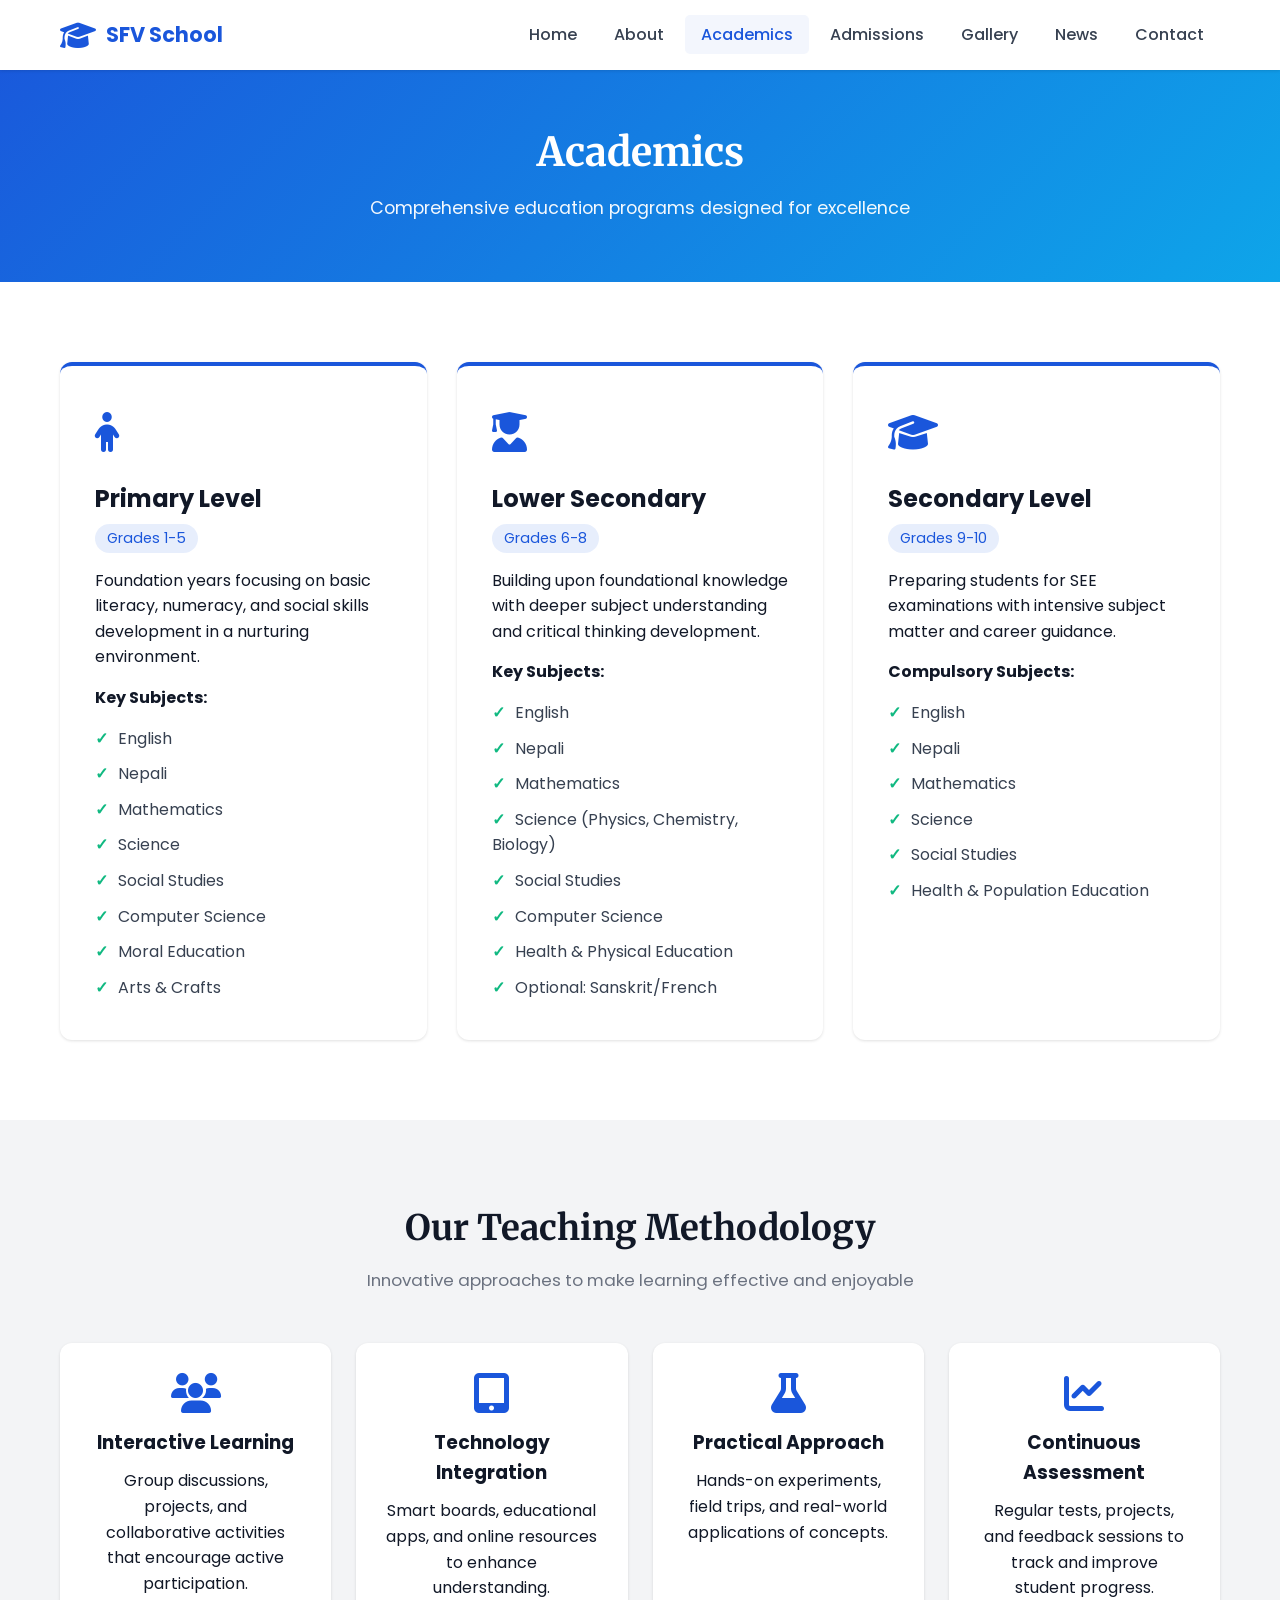
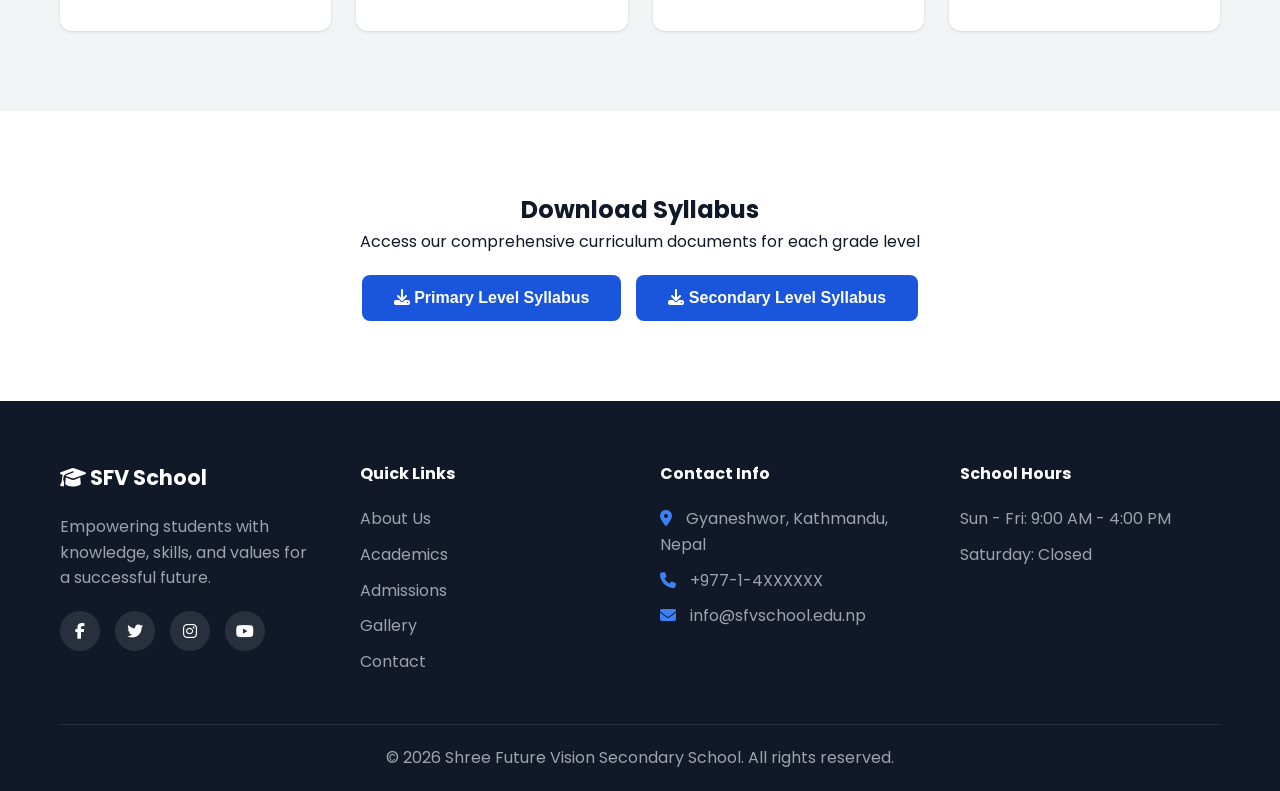
<file: academics.html>
<!DOCTYPE html>
<html lang="en">
<head>
    <meta charset="UTF-8">
    <meta name="viewport" content="width=device-width, initial-scale=1.0">
    <meta name="description" content="Explore academic programs at Shree Future Vision Secondary School - Primary and Secondary education with comprehensive curriculum.">
    <title>Academics | Shree Future Vision Secondary School</title>
    <link rel="icon" type="image/svg+xml" href="data:image/svg+xml,<svg xmlns='http://www.w3.org/2000/svg' viewBox='0 0 100 100'><text y='.9em' font-size='90'>🎓</text></svg>">
    <link href="https://fonts.googleapis.com/css2?family=Poppins:wght@300;400;500;600;700&family=Merriweather:wght@400;700&display=swap" rel="stylesheet">
    <link rel="stylesheet" href="https://cdnjs.cloudflare.com/ajax/libs/font-awesome/6.5.1/css/all.min.css">
    <link rel="stylesheet" href="css/style.css">
</head>
<body>
    <div class="loader-wrapper">
        <div class="loader">
            <div class="book">
                <div class="book__page"></div>
                <div class="book__page"></div>
                <div class="book__page"></div>
            </div>
            <p>Loading...</p>
        </div>
    </div>

    <button id="scrollTopBtn" class="scroll-top-btn" aria-label="Scroll to top">
        <i class="fas fa-arrow-up"></i>
    </button>

    <nav class="navbar" id="navbar">
        <div class="nav-container">
            <div class="nav-logo">
                <a href="index.html">
                    <i class="fas fa-graduation-cap"></i>
                    <span>SFV School</span>
                </a>
            </div>
            <ul class="nav-menu" id="navMenu">
                <li class="nav-item"><a href="index.html" class="nav-link">Home</a></li>
                <li class="nav-item"><a href="about.html" class="nav-link">About</a></li>
                <li class="nav-item"><a href="academics.html" class="nav-link active">Academics</a></li>
                <li class="nav-item"><a href="admissions.html" class="nav-link">Admissions</a></li>
                <li class="nav-item"><a href="gallery.html" class="nav-link">Gallery</a></li>
                <li class="nav-item"><a href="news.html" class="nav-link">News</a></li>
                <li class="nav-item"><a href="contact.html" class="nav-link">Contact</a></li>
            </ul>
            <div class="nav-toggle" id="navToggle">
                <span class="bar"></span>
                <span class="bar"></span>
                <span class="bar"></span>
            </div>
        </div>
    </nav>

    <section class="page-header">
        <div class="container">
            <h1>Academics</h1>
            <p>Comprehensive education programs designed for excellence</p>
        </div>
    </section>

    <!-- Programs -->
    <section class="programs section-padding">
        <div class="container">
            <div class="programs-grid">
                <!-- Primary Program -->
                <div class="program-card animate-on-scroll">
                    <div class="program-icon">
                        <i class="fas fa-child"></i>
                    </div>
                    <h2>Primary Level</h2>
                    <span class="grade-range">Grades 1-5</span>
                    <p>Foundation years focusing on basic literacy, numeracy, and social skills development in a nurturing environment.</p>
                    <h4>Key Subjects:</h4>
                    <ul class="subject-list">
                        <li>English</li>
                        <li>Nepali</li>
                        <li>Mathematics</li>
                        <li>Science</li>
                        <li>Social Studies</li>
                        <li>Computer Science</li>
                        <li>Moral Education</li>
                        <li>Arts & Crafts</li>
                    </ul>
                </div>

                <!-- Lower Secondary -->
                <div class="program-card animate-on-scroll">
                    <div class="program-icon">
                        <i class="fas fa-user-graduate"></i>
                    </div>
                    <h2>Lower Secondary</h2>
                    <span class="grade-range">Grades 6-8</span>
                    <p>Building upon foundational knowledge with deeper subject understanding and critical thinking development.</p>
                    <h4>Key Subjects:</h4>
                    <ul class="subject-list">
                        <li>English</li>
                        <li>Nepali</li>
                        <li>Mathematics</li>
                        <li>Science (Physics, Chemistry, Biology)</li>
                        <li>Social Studies</li>
                        <li>Computer Science</li>
                        <li>Health & Physical Education</li>
                        <li>Optional: Sanskrit/French</li>
                    </ul>
                </div>

                <!-- Secondary -->
                <div class="program-card animate-on-scroll">
                    <div class="program-icon">
                        <i class="fas fa-graduation-cap"></i>
                    </div>
                    <h2>Secondary Level</h2>
                    <span class="grade-range">Grades 9-10</span>
                    <p>Preparing students for SEE examinations with intensive subject matter and career guidance.</p>
                    <h4>Compulsory Subjects:</h4>
                    <ul class="subject-list">
                        <li>English</li>
                        <li>Nepali</li>
                        <li>Mathematics</li>
                        <li>Science</li>
                        <li>Social Studies</li>
                        <li>Health & Population Education</li>
                    </ul>
                </div>
            </div>
        </div>
    </section>

    <!-- Teaching Methodology -->
    <section class="methodology section-padding bg-light">
        <div class="container">
            <h2 class="section-title">Our Teaching Methodology</h2>
            <p class="section-subtitle">Innovative approaches to make learning effective and enjoyable</p>
            <div class="methodology-grid">
                <div class="method-card animate-on-scroll">
                    <i class="fas fa-users"></i>
                    <h3>Interactive Learning</h3>
                    <p>Group discussions, projects, and collaborative activities that encourage active participation.</p>
                </div>
                <div class="method-card animate-on-scroll">
                    <i class="fas fa-tablet-alt"></i>
                    <h3>Technology Integration</h3>
                    <p>Smart boards, educational apps, and online resources to enhance understanding.</p>
                </div>
                <div class="method-card animate-on-scroll">
                    <i class="fas fa-flask"></i>
                    <h3>Practical Approach</h3>
                    <p>Hands-on experiments, field trips, and real-world applications of concepts.</p>
                </div>
                <div class="method-card animate-on-scroll">
                    <i class="fas fa-chart-line"></i>
                    <h3>Continuous Assessment</h3>
                    <p>Regular tests, projects, and feedback sessions to track and improve student progress.</p>
                </div>
            </div>
        </div>
    </section>

    <!-- Download Syllabus -->
    <section class="syllabus section-padding">
        <div class="container text-center">
            <h2>Download Syllabus</h2>
            <p>Access our comprehensive curriculum documents for each grade level</p>
            <div class="syllabus-buttons">
                <button class="btn btn-primary" onclick="downloadSyllabus('primary')">
                    <i class="fas fa-download"></i> Primary Level Syllabus
                </button>
                <button class="btn btn-primary" onclick="downloadSyllabus('secondary')">
                    <i class="fas fa-download"></i> Secondary Level Syllabus
                </button>
            </div>
        </div>
    </section>

    <footer class="footer">
        <div class="container">
            <div class="footer-grid">
                <div class="footer-col">
                    <h3><i class="fas fa-graduation-cap"></i> SFV School</h3>
                    <p>Empowering students with knowledge, skills, and values for a successful future.</p>
                    <div class="social-links">
                        <a href="#" aria-label="Facebook"><i class="fab fa-facebook-f"></i></a>
                        <a href="#" aria-label="Twitter"><i class="fab fa-twitter"></i></a>
                        <a href="#" aria-label="Instagram"><i class="fab fa-instagram"></i></a>
                        <a href="#" aria-label="YouTube"><i class="fab fa-youtube"></i></a>
                    </div>
                </div>
                <div class="footer-col">
                    <h4>Quick Links</h4>
                    <ul>
                        <li><a href="about.html">About Us</a></li>
                        <li><a href="academics.html">Academics</a></li>
                        <li><a href="admissions.html">Admissions</a></li>
                        <li><a href="gallery.html">Gallery</a></li>
                        <li><a href="contact.html">Contact</a></li>
                    </ul>
                </div>
                <div class="footer-col">
                    <h4>Contact Info</h4>
                    <ul class="contact-info">
                        <li><i class="fas fa-map-marker-alt"></i> Gyaneshwor, Kathmandu, Nepal</li>
                        <li><i class="fas fa-phone"></i> +977-1-4XXXXXX</li>
                        <li><i class="fas fa-envelope"></i> info@sfvschool.edu.np</li>
                    </ul>
                </div>
                <div class="footer-col">
                    <h4>School Hours</h4>
                    <ul class="hours">
                        <li>Sun - Fri: 9:00 AM - 4:00 PM</li>
                        <li>Saturday: Closed</li>
                    </ul>
                </div>
            </div>
            <div class="footer-bottom">
                <p>&copy; 2026 Shree Future Vision Secondary School. All rights reserved.</p>
            </div>
        </div>
    </footer>

    <script src="js/script.js"></script>
</body>
</html>
</file>
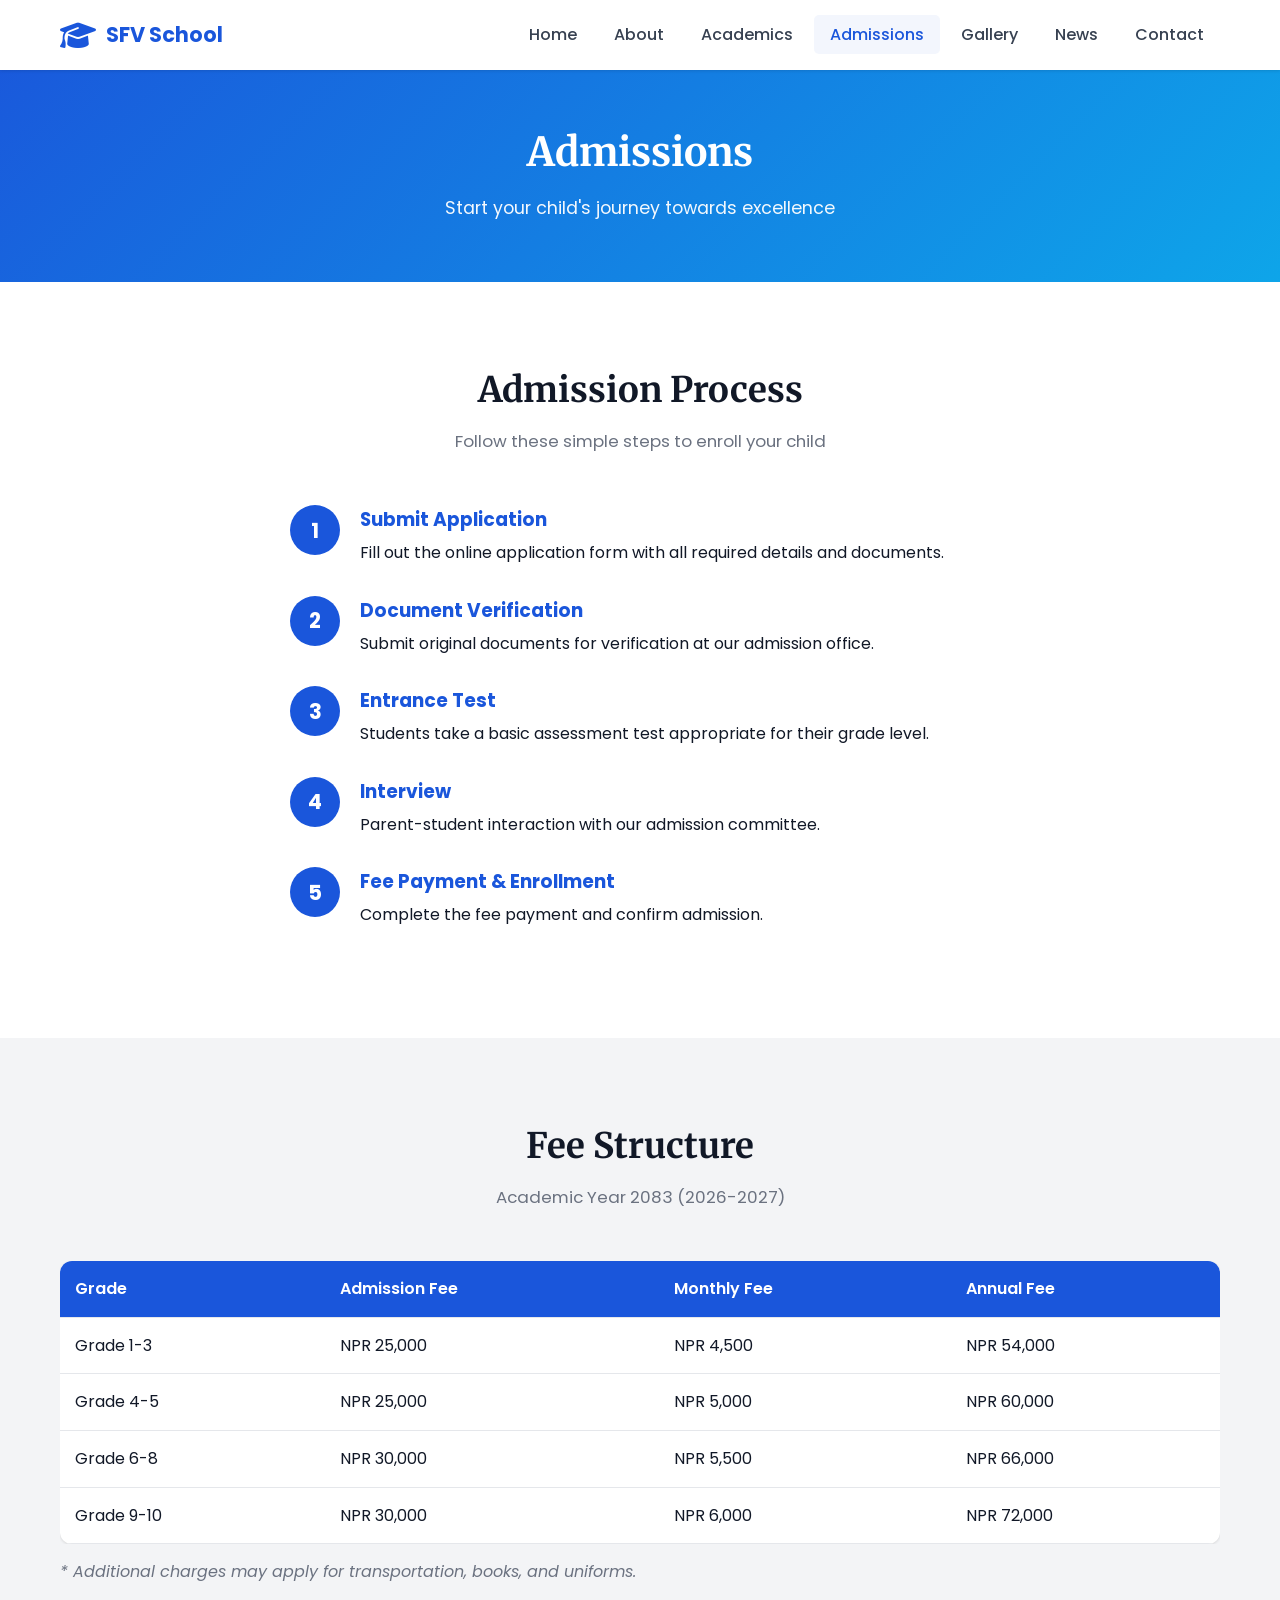
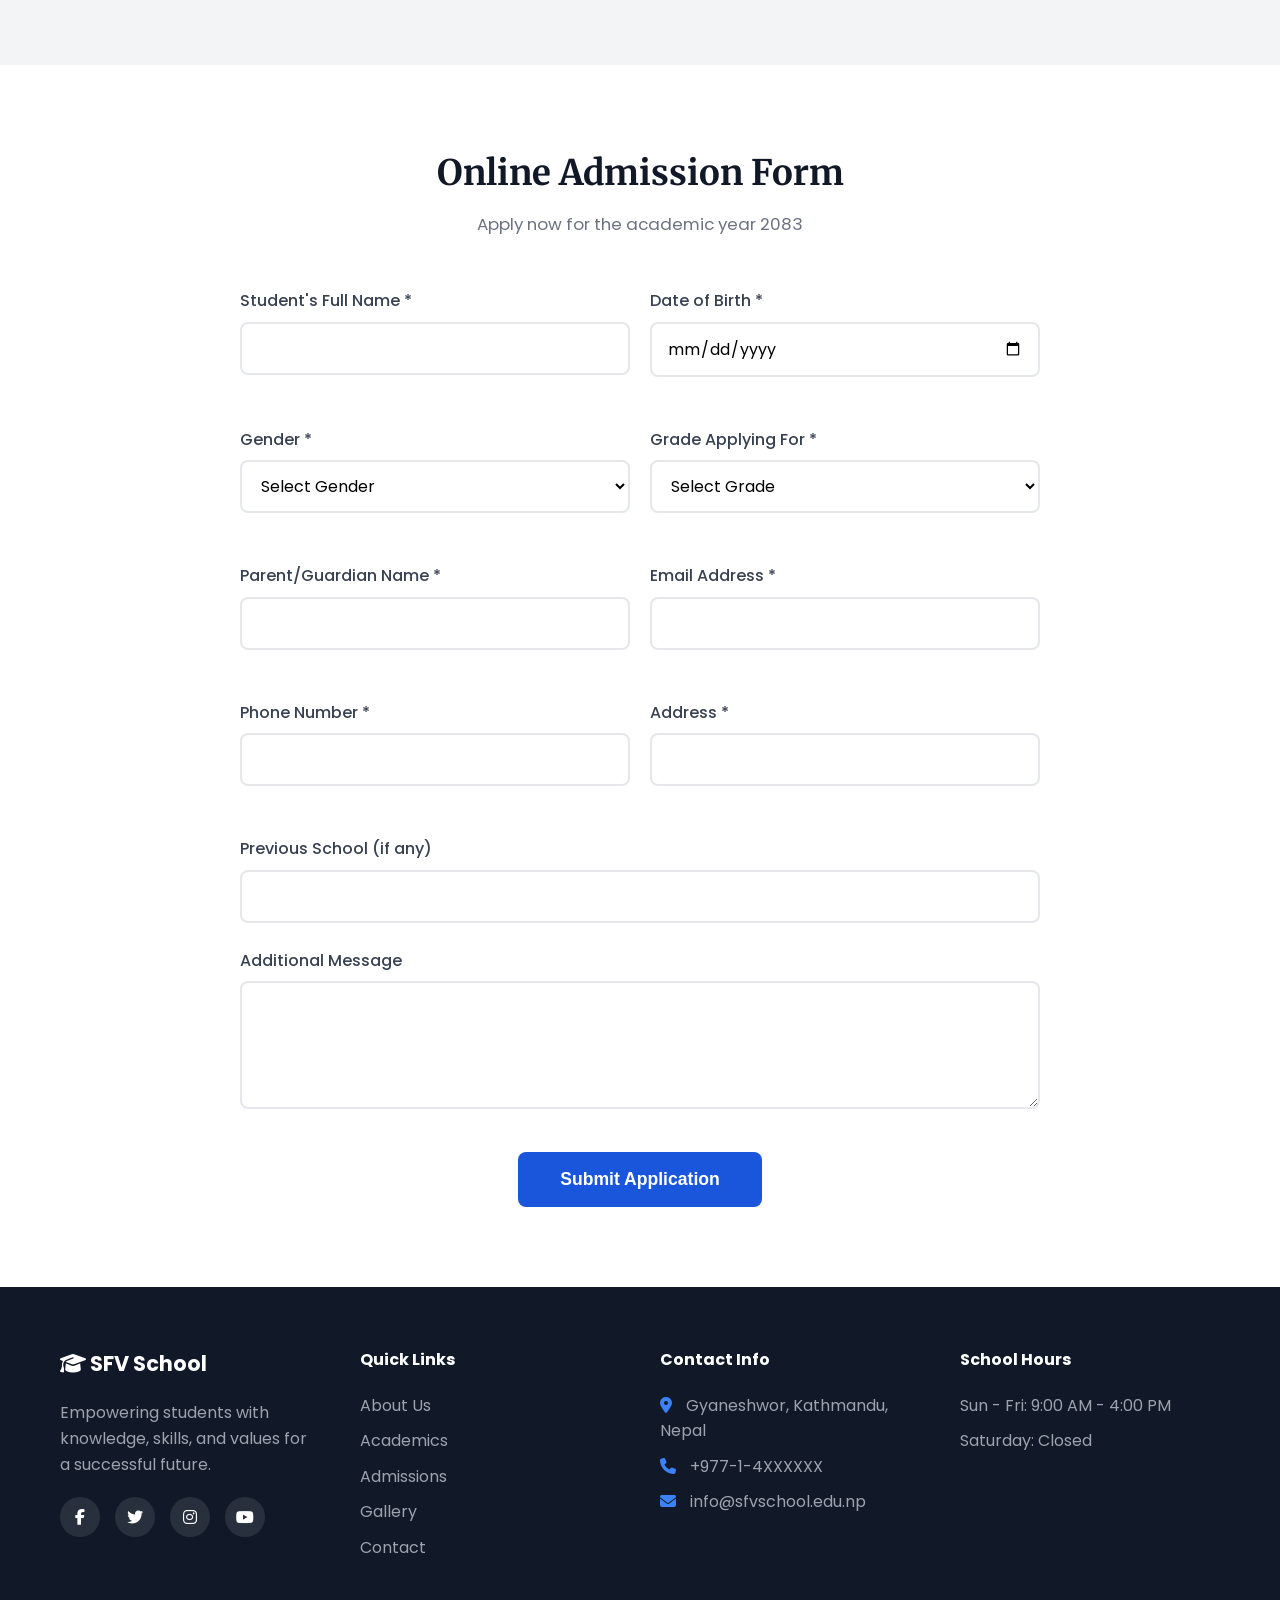
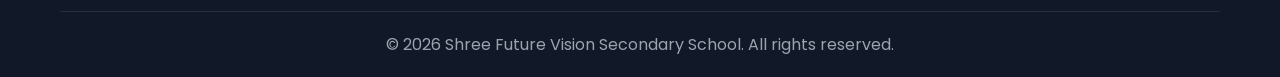
<file: admissions.html>
<!DOCTYPE html>
<html lang="en">
<head>
    <meta charset="UTF-8">
    <meta name="viewport" content="width=device-width, initial-scale=1.0">
    <meta name="description" content="Apply for admission to Shree Future Vision Secondary School in Kathmandu. Online application form, fee structure, and admission process.">
    <title>Admissions | Shree Future Vision Secondary School</title>
    <link rel="icon" type="image/svg+xml" href="data:image/svg+xml,<svg xmlns='http://www.w3.org/2000/svg' viewBox='0 0 100 100'><text y='.9em' font-size='90'>🎓</text></svg>">
    <link href="https://fonts.googleapis.com/css2?family=Poppins:wght@300;400;500;600;700&family=Merriweather:wght@400;700&display=swap" rel="stylesheet">
    <link rel="stylesheet" href="https://cdnjs.cloudflare.com/ajax/libs/font-awesome/6.5.1/css/all.min.css">
    <link rel="stylesheet" href="css/style.css">
</head>
<body>
    <div class="loader-wrapper">
        <div class="loader">
            <div class="book">
                <div class="book__page"></div>
                <div class="book__page"></div>
                <div class="book__page"></div>
            </div>
            <p>Loading...</p>
        </div>
    </div>

    <button id="scrollTopBtn" class="scroll-top-btn" aria-label="Scroll to top">
        <i class="fas fa-arrow-up"></i>
    </button>

    <nav class="navbar" id="navbar">
        <div class="nav-container">
            <div class="nav-logo">
                <a href="index.html">
                    <i class="fas fa-graduation-cap"></i>
                    <span>SFV School</span>
                </a>
            </div>
            <ul class="nav-menu" id="navMenu">
                <li class="nav-item"><a href="index.html" class="nav-link">Home</a></li>
                <li class="nav-item"><a href="about.html" class="nav-link">About</a></li>
                <li class="nav-item"><a href="academics.html" class="nav-link">Academics</a></li>
                <li class="nav-item"><a href="admissions.html" class="nav-link active">Admissions</a></li>
                <li class="nav-item"><a href="gallery.html" class="nav-link">Gallery</a></li>
                <li class="nav-item"><a href="news.html" class="nav-link">News</a></li>
                <li class="nav-item"><a href="contact.html" class="nav-link">Contact</a></li>
            </ul>
            <div class="nav-toggle" id="navToggle">
                <span class="bar"></span>
                <span class="bar"></span>
                <span class="bar"></span>
            </div>
        </div>
    </nav>

    <section class="page-header">
        <div class="container">
            <h1>Admissions</h1>
            <p>Start your child's journey towards excellence</p>
        </div>
    </section>

    <!-- Admission Process -->
    <section class="admission-process section-padding">
        <div class="container">
            <h2 class="section-title">Admission Process</h2>
            <p class="section-subtitle">Follow these simple steps to enroll your child</p>
            <div class="process-steps">
                <div class="step animate-on-scroll">
                    <div class="step-number">1</div>
                    <div class="step-content">
                        <h3>Submit Application</h3>
                        <p>Fill out the online application form with all required details and documents.</p>
                    </div>
                </div>
                <div class="step animate-on-scroll">
                    <div class="step-number">2</div>
                    <div class="step-content">
                        <h3>Document Verification</h3>
                        <p>Submit original documents for verification at our admission office.</p>
                    </div>
                </div>
                <div class="step animate-on-scroll">
                    <div class="step-number">3</div>
                    <div class="step-content">
                        <h3>Entrance Test</h3>
                        <p>Students take a basic assessment test appropriate for their grade level.</p>
                    </div>
                </div>
                <div class="step animate-on-scroll">
                    <div class="step-number">4</div>
                    <div class="step-content">
                        <h3>Interview</h3>
                        <p>Parent-student interaction with our admission committee.</p>
                    </div>
                </div>
                <div class="step animate-on-scroll">
                    <div class="step-number">5</div>
                    <div class="step-content">
                        <h3>Fee Payment & Enrollment</h3>
                        <p>Complete the fee payment and confirm admission.</p>
                    </div>
                </div>
            </div>
        </div>
    </section>

    <!-- Fee Structure -->
    <section class="fee-structure section-padding bg-light">
        <div class="container">
            <h2 class="section-title">Fee Structure</h2>
            <p class="section-subtitle">Academic Year 2083 (2026-2027)</p>
            <div class="table-responsive">
                <table class="fee-table">
                    <thead>
                        <tr>
                            <th>Grade</th>
                            <th>Admission Fee</th>
                            <th>Monthly Fee</th>
                            <th>Annual Fee</th>
                        </tr>
                    </thead>
                    <tbody>
                        <tr>
                            <td>Grade 1-3</td>
                            <td>NPR 25,000</td>
                            <td>NPR 4,500</td>
                            <td>NPR 54,000</td>
                        </tr>
                        <tr>
                            <td>Grade 4-5</td>
                            <td>NPR 25,000</td>
                            <td>NPR 5,000</td>
                            <td>NPR 60,000</td>
                        </tr>
                        <tr>
                            <td>Grade 6-8</td>
                            <td>NPR 30,000</td>
                            <td>NPR 5,500</td>
                            <td>NPR 66,000</td>
                        </tr>
                        <tr>
                            <td>Grade 9-10</td>
                            <td>NPR 30,000</td>
                            <td>NPR 6,000</td>
                            <td>NPR 72,000</td>
                        </tr>
                    </tbody>
                </table>
            </div>
            <p class="fee-note">* Additional charges may apply for transportation, books, and uniforms.</p>
        </div>
    </section>

    <!-- Admission Form -->
    <section class="admission-form-section section-padding">
        <div class="container">
            <h2 class="section-title">Online Admission Form</h2>
            <p class="section-subtitle">Apply now for the academic year 2083</p>
            <form id="admissionForm" class="admission-form" novalidate>
                <div class="form-grid">
                    <div class="form-group">
                        <label for="studentName">Student's Full Name *</label>
                        <input type="text" id="studentName" name="studentName" required>
                        <span class="error-message"></span>
                    </div>
                    <div class="form-group">
                        <label for="dob">Date of Birth *</label>
                        <input type="date" id="dob" name="dob" required>
                        <span class="error-message"></span>
                    </div>
                    <div class="form-group">
                        <label for="gender">Gender *</label>
                        <select id="gender" name="gender" required>
                            <option value="">Select Gender</option>
                            <option value="male">Male</option>
                            <option value="female">Female</option>
                            <option value="other">Other</option>
                        </select>
                        <span class="error-message"></span>
                    </div>
                    <div class="form-group">
                        <label for="gradeApplying">Grade Applying For *</label>
                        <select id="gradeApplying" name="gradeApplying" required>
                            <option value="">Select Grade</option>
                            <option value="1">Grade 1</option>
                            <option value="2">Grade 2</option>
                            <option value="3">Grade 3</option>
                            <option value="4">Grade 4</option>
                            <option value="5">Grade 5</option>
                            <option value="6">Grade 6</option>
                            <option value="7">Grade 7</option>
                            <option value="8">Grade 8</option>
                            <option value="9">Grade 9</option>
                        </select>
                        <span class="error-message"></span>
                    </div>
                    <div class="form-group">
                        <label for="parentName">Parent/Guardian Name *</label>
                        <input type="text" id="parentName" name="parentName" required>
                        <span class="error-message"></span>
                    </div>
                    <div class="form-group">
                        <label for="email">Email Address *</label>
                        <input type="email" id="email" name="email" required>
                        <span class="error-message"></span>
                    </div>
                    <div class="form-group">
                        <label for="phone">Phone Number *</label>
                        <input type="tel" id="phone" name="phone" required>
                        <span class="error-message"></span>
                    </div>
                    <div class="form-group">
                        <label for="address">Address *</label>
                        <input type="text" id="address" name="address" required>
                        <span class="error-message"></span>
                    </div>
                    <div class="form-group full-width">
                        <label for="previousSchool">Previous School (if any)</label>
                        <input type="text" id="previousSchool" name="previousSchool">
                    </div>
                    <div class="form-group full-width">
                        <label for="message">Additional Message</label>
                        <textarea id="message" name="message" rows="4"></textarea>
                    </div>
                </div>
                <div class="form-submit">
                    <button type="submit" class="btn btn-primary btn-lg">Submit Application</button>
                </div>
            </form>
            <div id="formSuccess" class="success-message" style="display: none;">
                <i class="fas fa-check-circle"></i>
                <h3>Application Submitted Successfully!</h3>
                <p>Thank you for your interest. Our admission team will contact you within 3-5 business days.</p>
            </div>
        </div>
    </section>

    <footer class="footer">
        <div class="container">
            <div class="footer-grid">
                <div class="footer-col">
                    <h3><i class="fas fa-graduation-cap"></i> SFV School</h3>
                    <p>Empowering students with knowledge, skills, and values for a successful future.</p>
                    <div class="social-links">
                        <a href="#" aria-label="Facebook"><i class="fab fa-facebook-f"></i></a>
                        <a href="#" aria-label="Twitter"><i class="fab fa-twitter"></i></a>
                        <a href="#" aria-label="Instagram"><i class="fab fa-instagram"></i></a>
                        <a href="#" aria-label="YouTube"><i class="fab fa-youtube"></i></a>
                    </div>
                </div>
                <div class="footer-col">
                    <h4>Quick Links</h4>
                    <ul>
                        <li><a href="about.html">About Us</a></li>
                        <li><a href="academics.html">Academics</a></li>
                        <li><a href="admissions.html">Admissions</a></li>
                        <li><a href="gallery.html">Gallery</a></li>
                        <li><a href="contact.html">Contact</a></li>
                    </ul>
                </div>
                <div class="footer-col">
                    <h4>Contact Info</h4>
                    <ul class="contact-info">
                        <li><i class="fas fa-map-marker-alt"></i> Gyaneshwor, Kathmandu, Nepal</li>
                        <li><i class="fas fa-phone"></i> +977-1-4XXXXXX</li>
                        <li><i class="fas fa-envelope"></i> info@sfvschool.edu.np</li>
                    </ul>
                </div>
                <div class="footer-col">
                    <h4>School Hours</h4>
                    <ul class="hours">
                        <li>Sun - Fri: 9:00 AM - 4:00 PM</li>
                        <li>Saturday: Closed</li>
                    </ul>
                </div>
            </div>
            <div class="footer-bottom">
                <p>&copy; 2026 Shree Future Vision Secondary School. All rights reserved.</p>
            </div>
        </div>
    </footer>

    <script src="js/script.js"></script>
</body>
</html>
</file>
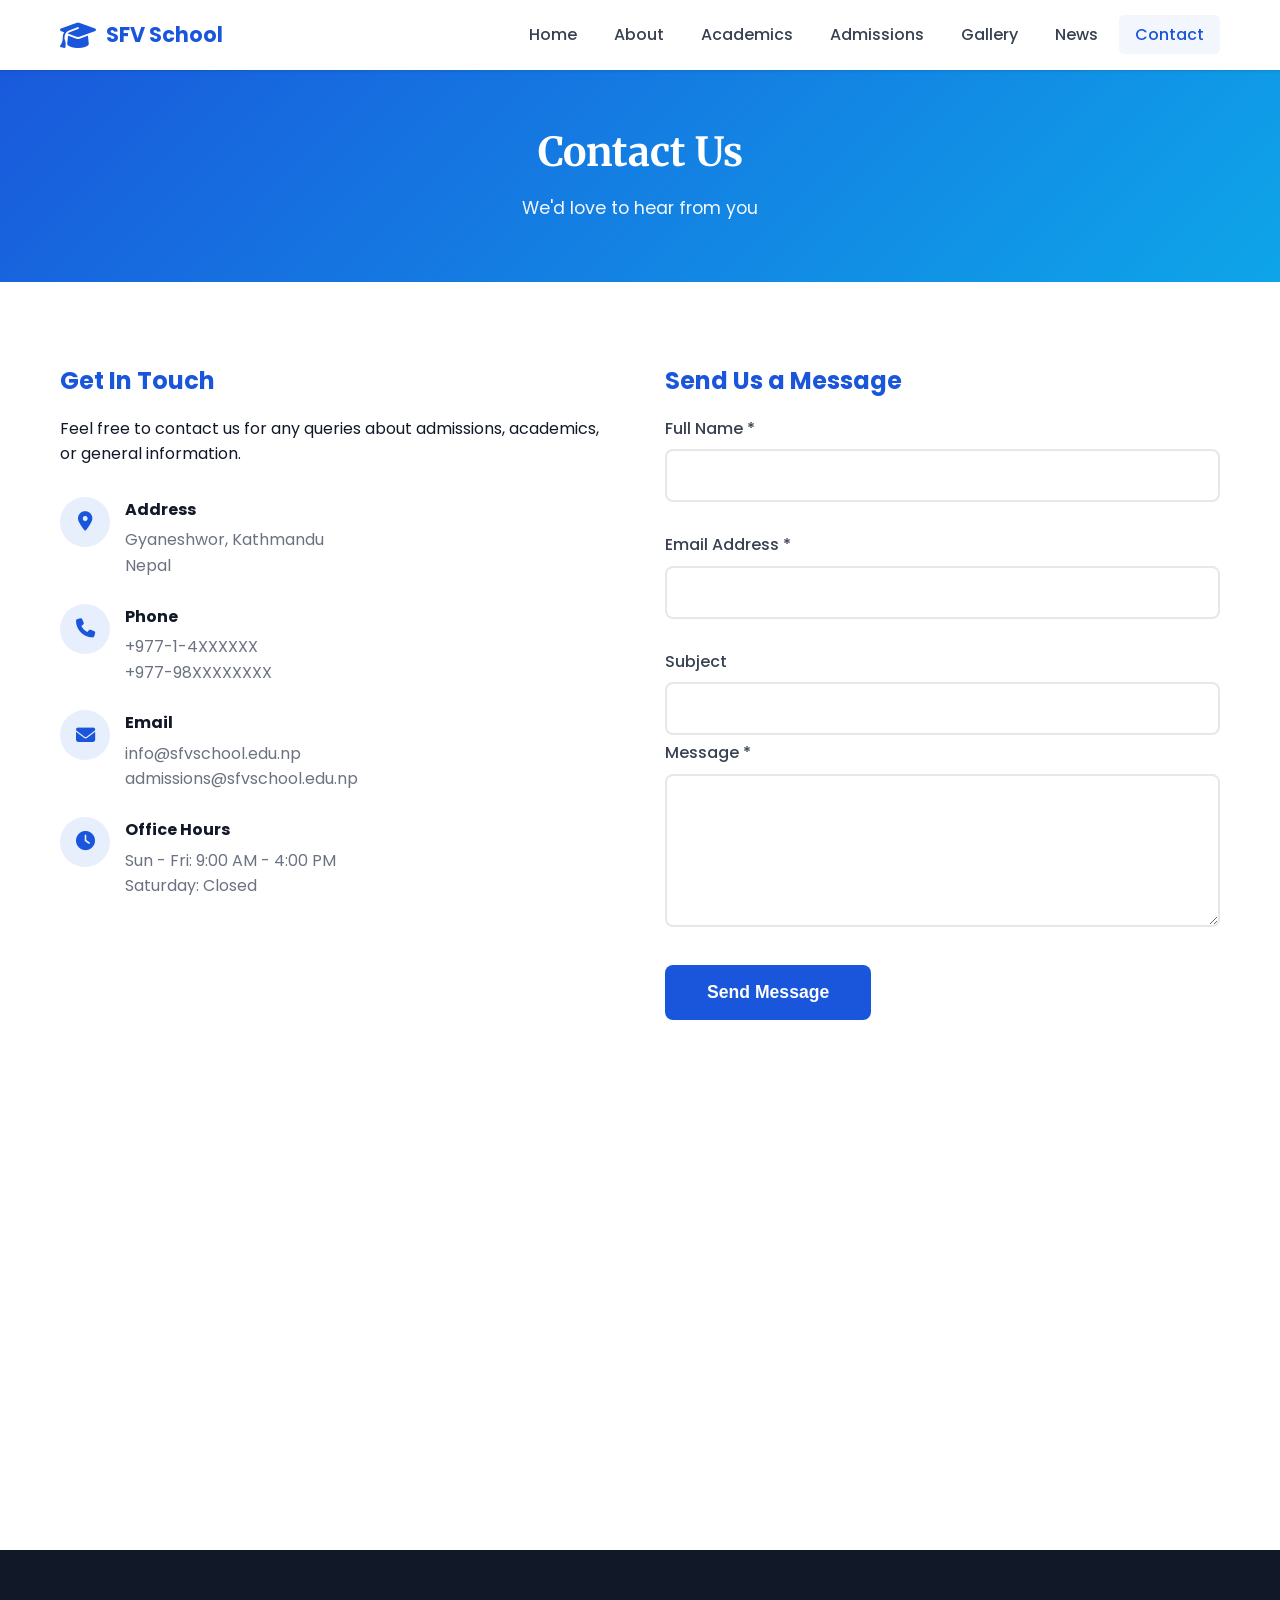
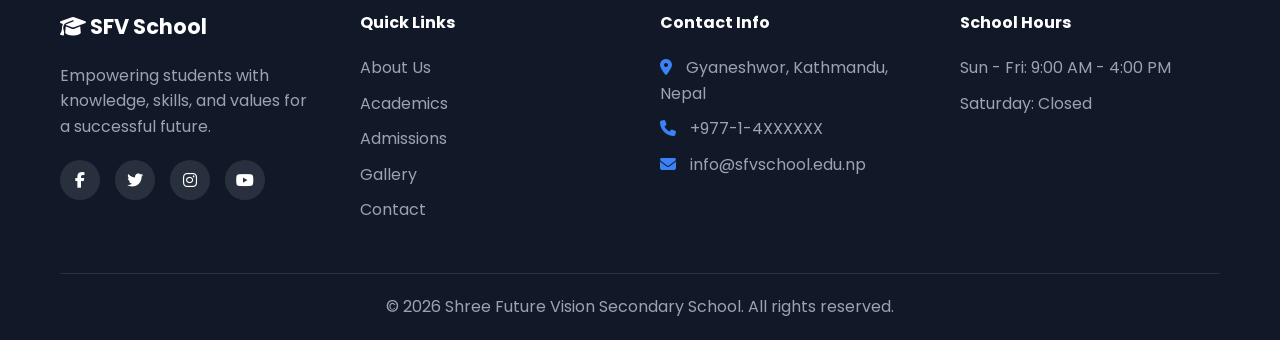
<file: contact.html>
<!DOCTYPE html>
<html lang="en">
<head>
    <meta charset="UTF-8">
    <meta name="viewport" content="width=device-width, initial-scale=1.0">
    <meta name="description" content="Contact Shree Future Vision Secondary School in Gyaneshwor, Kathmandu. Call, email, or visit us for admissions and inquiries.">
    <title>Contact Us | Shree Future Vision Secondary School</title>
    <link rel="icon" type="image/svg+xml" href="data:image/svg+xml,<svg xmlns='http://www.w3.org/2000/svg' viewBox='0 0 100 100'><text y='.9em' font-size='90'>🎓</text></svg>">
    <link href="https://fonts.googleapis.com/css2?family=Poppins:wght@300;400;500;600;700&family=Merriweather:wght@400;700&display=swap" rel="stylesheet">
    <link rel="stylesheet" href="https://cdnjs.cloudflare.com/ajax/libs/font-awesome/6.5.1/css/all.min.css">
    <link rel="stylesheet" href="css/style.css">
</head>
<body>
    <div class="loader-wrapper">
        <div class="loader">
            <div class="book">
                <div class="book__page"></div>
                <div class="book__page"></div>
                <div class="book__page"></div>
            </div>
            <p>Loading...</p>
        </div>
    </div>

    <button id="scrollTopBtn" class="scroll-top-btn" aria-label="Scroll to top">
        <i class="fas fa-arrow-up"></i>
    </button>

    <nav class="navbar" id="navbar">
        <div class="nav-container">
            <div class="nav-logo">
                <a href="index.html">
                    <i class="fas fa-graduation-cap"></i>
                    <span>SFV School</span>
                </a>
            </div>
            <ul class="nav-menu" id="navMenu">
                <li class="nav-item"><a href="index.html" class="nav-link">Home</a></li>
                <li class="nav-item"><a href="about.html" class="nav-link">About</a></li>
                <li class="nav-item"><a href="academics.html" class="nav-link">Academics</a></li>
                <li class="nav-item"><a href="admissions.html" class="nav-link">Admissions</a></li>
                <li class="nav-item"><a href="gallery.html" class="nav-link">Gallery</a></li>
                <li class="nav-item"><a href="news.html" class="nav-link">News</a></li>
                <li class="nav-item"><a href="contact.html" class="nav-link active">Contact</a></li>
            </ul>
            <div class="nav-toggle" id="navToggle">
                <span class="bar"></span>
                <span class="bar"></span>
                <span class="bar"></span>
            </div>
        </div>
    </nav>

    <section class="page-header">
        <div class="container">
            <h1>Contact Us</h1>
            <p>We'd love to hear from you</p>
        </div>
    </section>

    <section class="contact-section section-padding">
        <div class="container">
            <div class="contact-grid">
                <div class="contact-info-section animate-on-scroll">
                    <h2>Get In Touch</h2>
                    <p>Feel free to contact us for any queries about admissions, academics, or general information.</p>
                    <div class="contact-details">
                        <div class="contact-detail-item">
                            <div class="contact-icon">
                                <i class="fas fa-map-marker-alt"></i>
                            </div>
                            <div>
                                <h4>Address</h4>
                                <p>Gyaneshwor, Kathmandu<br>Nepal</p>
                            </div>
                        </div>
                        <div class="contact-detail-item">
                            <div class="contact-icon">
                                <i class="fas fa-phone"></i>
                            </div>
                            <div>
                                <h4>Phone</h4>
                                <p>+977-1-4XXXXXX<br>+977-98XXXXXXXX</p>
                            </div>
                        </div>
                        <div class="contact-detail-item">
                            <div class="contact-icon">
                                <i class="fas fa-envelope"></i>
                            </div>
                            <div>
                                <h4>Email</h4>
                                <p>info@sfvschool.edu.np<br>admissions@sfvschool.edu.np</p>
                            </div>
                        </div>
                        <div class="contact-detail-item">
                            <div class="contact-icon">
                                <i class="fas fa-clock"></i>
                            </div>
                            <div>
                                <h4>Office Hours</h4>
                                <p>Sun - Fri: 9:00 AM - 4:00 PM<br>Saturday: Closed</p>
                            </div>
                        </div>
                    </div>
                </div>
                <div class="contact-form-section animate-on-scroll">
                    <h2>Send Us a Message</h2>
                    <form id="contactForm" class="contact-form" novalidate>
                        <div class="form-group">
                            <label for="contactName">Full Name *</label>
                            <input type="text" id="contactName" name="contactName" required>
                            <span class="error-message"></span>
                        </div>
                        <div class="form-group">
                            <label for="contactEmail">Email Address *</label>
                            <input type="email" id="contactEmail" name="contactEmail" required>
                            <span class="error-message"></span>
                        </div>
                        <div class="form-group">
                            <label for="contactSubject">Subject</label>
                            <input type="text" id="contactSubject" name="contactSubject">
                        </div>
                        <div class="form-group">
                            <label for="contactMessage">Message *</label>
                            <textarea id="contactMessage" name="contactMessage" rows="5" required></textarea>
                            <span class="error-message"></span>
                        </div>
                        <button type="submit" class="btn btn-primary btn-lg">Send Message</button>
                    </form>
                    <div id="contactSuccess" class="success-message" style="display: none;">
                        <i class="fas fa-check-circle"></i>
                        <h3>Message Sent Successfully!</h3>
                        <p>Thank you for contacting us. We will get back to you within 24 hours.</p>
                    </div>
                </div>
            </div>
        </div>
    </section>

    <!-- Google Maps -->
    <section class="map-section">
        <div class="map-container">
            <iframe src="https://www.google.com/maps/embed?pb=!1m18!1m12!1m3!1d3532.162779832166!2d85.3320!3d27.7120!2m3!1f0!2f0!3f0!3m2!1i1024!2i768!4f13.1!3m3!1m2!1s0x39eb1908ed0d285b%3A0x6e6c2c2ded4e6c4e!2sGyaneshwor%2C%20Kathmandu%2044600!5e0!3m2!1sen!2snp!4v1620000000000!5m2!1sen!2snp" width="100%" height="450" style="border:0;" allowfullscreen="" loading="lazy" referrerpolicy="no-referrer-when-downgrade" title="School Location Map"></iframe>
        </div>
    </section>

    <footer class="footer">
        <div class="container">
            <div class="footer-grid">
                <div class="footer-col">
                    <h3><i class="fas fa-graduation-cap"></i> SFV School</h3>
                    <p>Empowering students with knowledge, skills, and values for a successful future.</p>
                    <div class="social-links">
                        <a href="#" aria-label="Facebook"><i class="fab fa-facebook-f"></i></a>
                        <a href="#" aria-label="Twitter"><i class="fab fa-twitter"></i></a>
                        <a href="#" aria-label="Instagram"><i class="fab fa-instagram"></i></a>
                        <a href="#" aria-label="YouTube"><i class="fab fa-youtube"></i></a>
                    </div>
                </div>
                <div class="footer-col">
                    <h4>Quick Links</h4>
                    <ul>
                        <li><a href="about.html">About Us</a></li>
                        <li><a href="academics.html">Academics</a></li>
                        <li><a href="admissions.html">Admissions</a></li>
                        <li><a href="gallery.html">Gallery</a></li>
                        <li><a href="contact.html">Contact</a></li>
                    </ul>
                </div>
                <div class="footer-col">
                    <h4>Contact Info</h4>
                    <ul class="contact-info">
                        <li><i class="fas fa-map-marker-alt"></i> Gyaneshwor, Kathmandu, Nepal</li>
                        <li><i class="fas fa-phone"></i> +977-1-4XXXXXX</li>
                        <li><i class="fas fa-envelope"></i> info@sfvschool.edu.np</li>
                    </ul>
                </div>
                <div class="footer-col">
                    <h4>School Hours</h4>
                    <ul class="hours">
                        <li>Sun - Fri: 9:00 AM - 4:00 PM</li>
                        <li>Saturday: Closed</li>
                    </ul>
                </div>
            </div>
            <div class="footer-bottom">
                <p>&copy; 2026 Shree Future Vision Secondary School. All rights reserved.</p>
            </div>
        </div>
    </footer>

    <script src="js/script.js"></script>
</body>
</html>
</file>
<file: css/style.css>
/* ============================================
   SHREE FUTURE VISION SECONDARY SCHOOL
   Main Stylesheet
   ============================================ */

/* CSS Reset & Base Styles */
*, *::before, *::after {
    margin: 0;
    padding: 0;
    box-sizing: border-box;
}

:root {
    /* Color Palette */
    --primary: #1a56db;
    --primary-dark: #1e40af;
    --primary-light: #3b82f6;
    --secondary: #0ea5e9;
    --white: #ffffff;
    --light-gray: #f3f4f6;
    --medium-gray: #e5e7eb;
    --gray: #6b7280;
    --dark-gray: #374151;
    --dark: #111827;
    --success: #10b981;
    --error: #ef4444;
    --warning: #f59e0b;
    
    /* Typography */
    --font-primary: 'Poppins', sans-serif;
    --font-secondary: 'Merriweather', serif;
    
    /* Spacing */
    --section-padding: 80px 0;
    --container-width: 1200px;
    
    /* Shadows */
    --shadow-sm: 0 1px 3px rgba(0, 0, 0, 0.12);
    --shadow-md: 0 4px 6px rgba(0, 0, 0, 0.1);
    --shadow-lg: 0 10px 25px rgba(0, 0, 0, 0.15);
    
    /* Transitions */
    --transition: all 0.3s ease;
}

html {
    scroll-behavior: smooth;
    font-size: 16px;
}

body {
    font-family: var(--font-primary);
    line-height: 1.6;
    color: var(--dark);
    overflow-x: hidden;
    background-color: var(--white);
}

/* Loading Animation */
.loader-wrapper {
    position: fixed;
    top: 0;
    left: 0;
    width: 100%;
    height: 100%;
    background: var(--white);
    display: flex;
    justify-content: center;
    align-items: center;
    z-index: 9999;
    transition: opacity 0.5s ease, visibility 0.5s ease;
}

.loader-wrapper.hidden {
    opacity: 0;
    visibility: hidden;
}

.loader {
    text-align: center;
}

.book {
    width: 60px;
    height: 45px;
    position: relative;
    margin: 0 auto 20px;
    perspective: 200px;
}

.book__page {
    position: absolute;
    width: 100%;
    height: 100%;
    background: var(--primary);
    border-radius: 3px;
    transform-origin: left center;
    animation: pageFlip 1.5s infinite;
}

.book__page:nth-child(2) {
    animation-delay: 0.2s;
}

.book__page:nth-child(3) {
    animation-delay: 0.4s;
}

@keyframes pageFlip {
    0%, 100% { transform: rotateY(0deg); }
    50% { transform: rotateY(-180deg); }
}

.loader p {
    color: var(--primary);
    font-weight: 500;
    margin-top: 10px;
}

/* Scroll to Top Button */
.scroll-top-btn {
    position: fixed;
    bottom: 30px;
    right: 30px;
    width: 45px;
    height: 45px;
    background: var(--primary);
    color: var(--white);
    border: none;
    border-radius: 50%;
    cursor: pointer;
    font-size: 18px;
    z-index: 999;
    opacity: 0;
    visibility: hidden;
    transform: translateY(20px);
    transition: var(--transition);
    box-shadow: var(--shadow-md);
}

.scroll-top-btn.visible {
    opacity: 1;
    visibility: visible;
    transform: translateY(0);
}

.scroll-top-btn:hover {
    background: var(--primary-dark);
    transform: translateY(-3px);
}

/* Navigation */
.navbar {
    position: fixed;
    top: 0;
    left: 0;
    width: 100%;
    background: var(--white);
    box-shadow: var(--shadow-sm);
    z-index: 1000;
    transition: var(--transition);
}

.navbar.scrolled {
    box-shadow: var(--shadow-md);
}

.nav-container {
    max-width: var(--container-width);
    margin: 0 auto;
    padding: 0 20px;
    display: flex;
    justify-content: space-between;
    align-items: center;
    height: 70px;
}

.nav-logo a {
    display: flex;
    align-items: center;
    text-decoration: none;
    color: var(--primary);
    font-size: 1.3rem;
    font-weight: 700;
    gap: 10px;
}

.nav-logo i {
    font-size: 1.8rem;
}

.nav-menu {
    display: flex;
    list-style: none;
    gap: 5px;
}

.nav-link {
    text-decoration: none;
    color: var(--dark-gray);
    padding: 8px 16px;
    border-radius: 5px;
    font-weight: 500;
    transition: var(--transition);
    position: relative;
}

.nav-link:hover,
.nav-link.active {
    color: var(--primary);
    background: rgba(26, 86, 219, 0.05);
}

.nav-toggle {
    display: none;
    flex-direction: column;
    gap: 5px;
    cursor: pointer;
    padding: 5px;
}

.bar {
    width: 25px;
    height: 3px;
    background: var(--dark);
    border-radius: 3px;
    transition: var(--transition);
}

.nav-toggle.active .bar:nth-child(1) {
    transform: rotate(-45deg) translate(-5px, 6px);
}

.nav-toggle.active .bar:nth-child(2) {
    opacity: 0;
}

.nav-toggle.active .bar:nth-child(3) {
    transform: rotate(45deg) translate(-5px, -6px);
}

/* Hero Section */
.hero {
    height: 100vh;
    min-height: 600px;
    background: linear-gradient(135deg, rgba(26, 86, 219, 0.9), rgba(14, 165, 233, 0.8)), 
                url('https://images.unsplash.com/photo-1523050854058-8df90910b7ab?w=1920&h=1080&fit=crop') center/cover no-repeat;
    display: flex;
    flex-direction: column;
    justify-content: center;
    align-items: center;
    text-align: center;
    color: var(--white);
    padding: 0 20px;
    position: relative;
}

.hero-content {
    max-width: 800px;
    z-index: 1;
}

.hero-title {
    font-size: 3rem;
    font-family: var(--font-secondary);
    font-weight: 700;
    margin-bottom: 15px;
    line-height: 1.2;
}

.hero-subtitle {
    font-size: 1.3rem;
    margin-bottom: 10px;
    opacity: 0.95;
}

.hero-location {
    font-size: 1.1rem;
    margin-bottom: 30px;
    opacity: 0.9;
}

.hero-location i {
    margin-right: 5px;
}

.hero-buttons {
    display: flex;
    gap: 15px;
    justify-content: center;
    flex-wrap: wrap;
}

.hero-stats {
    display: flex;
    gap: 40px;
    margin-top: 60px;
    z-index: 1;
    flex-wrap: wrap;
    justify-content: center;
}

.stat-item {
    text-align: center;
}

.stat-number {
    display: block;
    font-size: 2.5rem;
    font-weight: 700;
}

.stat-label {
    font-size: 0.95rem;
    opacity: 0.9;
}

/* Buttons */
.btn {
    display: inline-block;
    padding: 12px 30px;
    border-radius: 8px;
    text-decoration: none;
    font-weight: 600;
    font-size: 1rem;
    cursor: pointer;
    border: 2px solid transparent;
    transition: var(--transition);
    text-align: center;
}

.btn-primary {
    background: var(--primary);
    color: var(--white);
}

.btn-primary:hover {
    background: var(--primary-dark);
    transform: translateY(-2px);
    box-shadow: var(--shadow-md);
}

.btn-secondary {
    background: transparent;
    color: var(--white);
    border-color: var(--white);
}

.btn-secondary:hover {
    background: var(--white);
    color: var(--primary);
    transform: translateY(-2px);
}

.btn-white {
    background: var(--white);
    color: var(--primary);
}

.btn-white:hover {
    background: var(--light-gray);
    transform: translateY(-2px);
    box-shadow: var(--shadow-md);
}

.btn-outline-white {
    background: transparent;
    color: var(--white);
    border-color: var(--white);
}

.btn-outline-white:hover {
    background: var(--white);
    color: var(--primary);
}

.btn-lg {
    padding: 15px 40px;
    font-size: 1.1rem;
}

/* Section Styles */
.section-padding {
    padding: var(--section-padding);
}

.container {
    max-width: var(--container-width);
    margin: 0 auto;
    padding: 0 20px;
}

.section-title {
    font-size: 2.2rem;
    font-family: var(--font-secondary);
    text-align: center;
    margin-bottom: 10px;
    color: var(--dark);
}

.section-subtitle {
    text-align: center;
    color: var(--gray);
    margin-bottom: 50px;
    font-size: 1.05rem;
}

.bg-light {
    background: var(--light-gray);
}

.bg-primary {
    background: linear-gradient(135deg, var(--primary), var(--secondary));
    color: var(--white);
}

.text-center {
    text-align: center;
}

.mt-4 {
    margin-top: 40px;
}

/* Features Grid */
.features-grid {
    display: grid;
    grid-template-columns: repeat(auto-fit, minmax(300px, 1fr));
    gap: 30px;
}

.feature-card {
    background: var(--white);
    padding: 35px 25px;
    border-radius: 12px;
    text-align: center;
    box-shadow: var(--shadow-sm);
    transition: var(--transition);
    border: 1px solid var(--medium-gray);
}

.feature-card:hover {
    transform: translateY(-8px);
    box-shadow: var(--shadow-lg);
}

.feature-icon {
    width: 70px;
    height: 70px;
    background: rgba(26, 86, 219, 0.1);
    border-radius: 50%;
    display: flex;
    align-items: center;
    justify-content: center;
    margin: 0 auto 20px;
    font-size: 1.8rem;
    color: var(--primary);
    transition: var(--transition);
}

.feature-card:hover .feature-icon {
    background: var(--primary);
    color: var(--white);
}

.feature-card h3 {
    margin-bottom: 12px;
    font-size: 1.2rem;
}

.feature-card p {
    color: var(--gray);
    font-size: 0.95rem;
}

/* Testimonials Slider */
.testimonial-slider {
    position: relative;
    overflow: hidden;
    max-width: 800px;
    margin: 0 auto;
}

.testimonial-track {
    display: flex;
    transition: transform 0.5s ease;
}

.testimonial-slide {
    min-width: 100%;
    padding: 20px;
}

.testimonial-card {
    background: var(--white);
    padding: 35px;
    border-radius: 12px;
    text-align: center;
    box-shadow: var(--shadow-sm);
}

.testimonial-img {
    width: 80px;
    height: 80px;
    border-radius: 50%;
    overflow: hidden;
    margin: 0 auto 20px;
    border: 3px solid var(--primary);
}

.testimonial-img img {
    width: 100%;
    height: 100%;
    object-fit: cover;
}

.testimonial-text {
    font-style: italic;
    color: var(--dark-gray);
    margin-bottom: 20px;
    font-size: 1rem;
    line-height: 1.7;
}

.testimonial-card h4 {
    color: var(--primary);
    margin-bottom: 5px;
}

.testimonial-card span {
    color: var(--gray);
    font-size: 0.9rem;
}

.testimonial-rating {
    margin-top: 10px;
    color: var(--warning);
}

.testimonial-controls {
    display: flex;
    justify-content: center;
    align-items: center;
    gap: 15px;
    margin-top: 30px;
}

.testimonial-btn {
    background: var(--white);
    border: 2px solid var(--medium-gray);
    width: 40px;
    height: 40px;
    border-radius: 50%;
    cursor: pointer;
    display: flex;
    align-items: center;
    justify-content: center;
    transition: var(--transition);
    color: var(--dark-gray);
}

.testimonial-btn:hover {
    background: var(--primary);
    color: var(--white);
    border-color: var(--primary);
}

.testimonial-dots {
    display: flex;
    gap: 8px;
}

.testimonial-dot {
    width: 10px;
    height: 10px;
    background: var(--medium-gray);
    border-radius: 50%;
    cursor: pointer;
    transition: var(--transition);
}

.testimonial-dot.active {
    background: var(--primary);
    width: 30px;
    border-radius: 5px;
}

/* News Grid */
.news-grid {
    display: grid;
    grid-template-columns: repeat(auto-fit, minmax(320px, 1fr));
    gap: 30px;
}

.news-card {
    background: var(--white);
    border-radius: 12px;
    overflow: hidden;
    box-shadow: var(--shadow-sm);
    transition: var(--transition);
}

.news-card:hover {
    transform: translateY(-5px);
    box-shadow: var(--shadow-lg);
}

.news-image {
    position: relative;
    overflow: hidden;
    height: 220px;
}

.news-image img {
    width: 100%;
    height: 100%;
    object-fit: cover;
    transition: transform 0.5s ease;
}

.news-card:hover .news-image img {
    transform: scale(1.05);
}

.news-date {
    position: absolute;
    top: 15px;
    right: 15px;
    background: var(--primary);
    color: var(--white);
    padding: 5px 12px;
    border-radius: 20px;
    font-size: 0.85rem;
}

.news-content {
    padding: 20px;
}

.news-content h3 {
    margin-bottom: 10px;
    font-size: 1.1rem;
}

.news-content p {
    color: var(--gray);
    margin-bottom: 15px;
}

.read-more {
    color: var(--primary);
    text-decoration: none;
    font-weight: 600;
    font-size: 0.95rem;
    transition: var(--transition);
}

.read-more:hover {
    color: var(--primary-dark);
}

.read-more i {
    transition: transform 0.3s ease;
}

.read-more:hover i {
    transform: translateX(5px);
}

/* CTA Section */
.cta h2 {
    font-family: var(--font-secondary);
    margin-bottom: 15px;
    font-size: 2rem;
}

.cta p {
    margin-bottom: 30px;
    font-size: 1.1rem;
    opacity: 0.95;
}

.cta-buttons {
    display: flex;
    gap: 15px;
    justify-content: center;
    flex-wrap: wrap;
}

/* Page Header */
.page-header {
    padding: 120px 0 60px;
    background: linear-gradient(135deg, var(--primary), var(--secondary));
    color: var(--white);
    text-align: center;
}

.page-header h1 {
    font-size: 2.5rem;
    font-family: var(--font-secondary);
    margin-bottom: 10px;
}

.page-header p {
    font-size: 1.1rem;
    opacity: 0.95;
}

/* About Page */
.about-grid {
    display: grid;
    grid-template-columns: 1fr 1fr;
    gap: 50px;
    align-items: center;
}

.about-content h2 {
    font-family: var(--font-secondary);
    margin-bottom: 20px;
    color: var(--primary);
}

.about-content p {
    margin-bottom: 15px;
    color: var(--dark-gray);
}

.about-image img {
    width: 100%;
    border-radius: 12px;
    box-shadow: var(--shadow-lg);
}

.mv-grid {
    display: grid;
    grid-template-columns: repeat(auto-fit, minmax(350px, 1fr));
    gap: 30px;
}

.mv-card {
    background: var(--white);
    padding: 40px 30px;
    border-radius: 12px;
    text-align: center;
    box-shadow: var(--shadow-sm);
    border-left: 4px solid var(--primary);
}

.mv-icon {
    font-size: 3rem;
    color: var(--primary);
    margin-bottom: 20px;
}

.mv-card h3 {
    margin-bottom: 15px;
    color: var(--primary);
}

.principal-grid {
    display: grid;
    grid-template-columns: 300px 1fr;
    gap: 50px;
    align-items: center;
}

.principal-image img {
    width: 100%;
    border-radius: 12px;
    box-shadow: var(--shadow-lg);
}

.principal-content h2 {
    font-family: var(--font-secondary);
    color: var(--primary);
    margin-bottom: 20px;
}

.message {
    margin-bottom: 15px;
    font-style: italic;
    color: var(--dark-gray);
}

.principal-info {
    margin-top: 20px;
}

.principal-info h4 {
    color: var(--primary);
    margin-bottom: 5px;
}

.principal-info span {
    display: block;
    color: var(--gray);
    font-size: 0.9rem;
}

.staff-grid {
    display: grid;
    grid-template-columns: repeat(auto-fit, minmax(250px, 1fr));
    gap: 25px;
}

.staff-card {
    background: var(--white);
    padding: 30px;
    border-radius: 12px;
    text-align: center;
    box-shadow: var(--shadow-sm);
    transition: var(--transition);
}

.staff-card:hover {
    transform: translateY(-5px);
    box-shadow: var(--shadow-lg);
}

.staff-image {
    width: 120px;
    height: 120px;
    border-radius: 50%;
    overflow: hidden;
    margin: 0 auto 15px;
    border: 3px solid var(--primary);
}

.staff-image img {
    width: 100%;
    height: 100%;
    object-fit: cover;
}

.staff-card h4 {
    color: var(--primary);
    margin-bottom: 5px;
}

.staff-card span {
    display: block;
    color: var(--gray);
    margin-bottom: 10px;
    font-weight: 500;
}

/* Academics Page */
.programs-grid {
    display: grid;
    grid-template-columns: repeat(auto-fit, minmax(350px, 1fr));
    gap: 30px;
}

.program-card {
    background: var(--white);
    padding: 35px;
    border-radius: 12px;
    box-shadow: var(--shadow-sm);
    transition: var(--transition);
    border-top: 4px solid var(--primary);
}

.program-card:hover {
    transform: translateY(-5px);
    box-shadow: var(--shadow-lg);
}

.program-icon {
    font-size: 2.5rem;
    color: var(--primary);
    margin-bottom: 15px;
}

.program-card h2 {
    margin-bottom: 5px;
}

.grade-range {
    display: inline-block;
    background: rgba(26, 86, 219, 0.1);
    color: var(--primary);
    padding: 3px 12px;
    border-radius: 20px;
    font-size: 0.9rem;
    margin-bottom: 15px;
}

.program-card h4 {
    margin-top: 15px;
    margin-bottom: 10px;
}

.subject-list {
    list-style: none;
}

.subject-list li {
    padding: 5px 0;
    color: var(--dark-gray);
}

.subject-list li::before {
    content: '✓';
    color: var(--success);
    margin-right: 10px;
    font-weight: bold;
}

.methodology-grid {
    display: grid;
    grid-template-columns: repeat(auto-fit, minmax(250px, 1fr));
    gap: 25px;
}

.method-card {
    background: var(--white);
    padding: 30px;
    border-radius: 12px;
    text-align: center;
    box-shadow: var(--shadow-sm);
    transition: var(--transition);
}

.method-card:hover {
    transform: translateY(-5px);
}

.method-card i {
    font-size: 2.5rem;
    color: var(--primary);
    margin-bottom: 15px;
}

.method-card h3 {
    margin-bottom: 10px;
}

.syllabus-buttons {
    display: flex;
    gap: 15px;
    justify-content: center;
    flex-wrap: wrap;
    margin-top: 20px;
}

/* Admissions Page */
.process-steps {
    max-width: 700px;
    margin: 0 auto;
}

.step {
    display: flex;
    gap: 20px;
    margin-bottom: 30px;
    align-items: flex-start;
}

.step-number {
    min-width: 50px;
    height: 50px;
    background: var(--primary);
    color: var(--white);
    border-radius: 50%;
    display: flex;
    align-items: center;
    justify-content: center;
    font-size: 1.3rem;
    font-weight: bold;
    flex-shrink: 0;
}

.step-content h3 {
    margin-bottom: 5px;
    color: var(--primary);
}

.table-responsive {
    overflow-x: auto;
}

.fee-table {
    width: 100%;
    border-collapse: collapse;
    background: var(--white);
    border-radius: 12px;
    overflow: hidden;
    box-shadow: var(--shadow-sm);
}

.fee-table th,
.fee-table td {
    padding: 15px;
    text-align: left;
    border-bottom: 1px solid var(--medium-gray);
}

.fee-table th {
    background: var(--primary);
    color: var(--white);
    font-weight: 600;
}

.fee-table tr:hover {
    background: var(--light-gray);
}

.fee-note {
    margin-top: 15px;
    color: var(--gray);
    font-style: italic;
}

/* Forms */
.admission-form,
.contact-form {
    max-width: 800px;
    margin: 0 auto;
}

.form-grid {
    display: grid;
    grid-template-columns: 1fr 1fr;
    gap: 20px;
}

.form-group {
    margin-bottom: 5px;
}

.form-group.full-width {
    grid-column: 1 / -1;
}

.form-group label {
    display: block;
    margin-bottom: 8px;
    font-weight: 500;
    color: var(--dark-gray);
}

.form-group input,
.form-group select,
.form-group textarea {
    width: 100%;
    padding: 12px 15px;
    border: 2px solid var(--medium-gray);
    border-radius: 8px;
    font-size: 1rem;
    font-family: var(--font-primary);
    transition: var(--transition);
    background: var(--white);
}

.form-group input:focus,
.form-group select:focus,
.form-group textarea:focus {
    outline: none;
    border-color: var(--primary);
    box-shadow: 0 0 0 3px rgba(26, 86, 219, 0.1);
}

.form-group input.error,
.form-group select.error,
.form-group textarea.error {
    border-color: var(--error);
}

.error-message {
    color: var(--error);
    font-size: 0.85rem;
    min-height: 20px;
    display: block;
    margin-top: 5px;
}

.form-submit {
    margin-top: 30px;
    text-align: center;
}

.success-message {
    text-align: center;
    padding: 40px;
    background: var(--white);
    border-radius: 12px;
    box-shadow: var(--shadow-sm);
}

.success-message i {
    font-size: 4rem;
    color: var(--success);
    margin-bottom: 15px;
}

.success-message h3 {
    color: var(--success);
    margin-bottom: 10px;
}
/* Gallery */
.gallery-filter {
    display: flex;
    justify-content: center;
    gap: 10px;
    margin-bottom: 40px;
    flex-wrap: wrap;
}

.filter-btn {
    padding: 10px 25px;
    background: var(--white);
    border: 2px solid var(--medium-gray);
    border-radius: 25px;
    cursor: pointer;
    font-weight: 500;
    transition: var(--transition);
    font-family: var(--font-primary);
}

.filter-btn:hover,
.filter-btn.active {
    background: var(--primary);
    color: var(--white);
    border-color: var(--primary);
}

.gallery-grid {
    display: grid;
    grid-template-columns: repeat(auto-fill, minmax(300px, 1fr));
    gap: 20px;
}

.gallery-item {
    position: relative;
    overflow: hidden;
    border-radius: 12px;
    cursor: pointer;
    height: 250px;
}

.gallery-item img {
    width: 100%;
    height: 100%;
    object-fit: cover;
    transition: transform 0.5s ease;
}

.gallery-item:hover img {
    transform: scale(1.1);
}

.gallery-overlay {
    position: absolute;
    top: 0;
    left: 0;
    width: 100%;
    height: 100%;
    background: rgba(0, 0, 0, 0.5);
    display: flex;
    align-items: center;
    justify-content: center;
    opacity: 0;
    transition: var(--transition);
}

.gallery-item:hover .gallery-overlay {
    opacity: 1;
}

.gallery-overlay i {
    color: var(--white);
    font-size: 2rem;
}

/* Lightbox */
.lightbox {
    display: none;
    position: fixed;
    top: 0;
    left: 0;
    width: 100%;
    height: 100%;
    background: rgba(0, 0, 0, 0.9);
    z-index: 2000;
    justify-content: center;
    align-items: center;
}

.lightbox.active {
    display: flex;
}

.lightbox img {
    max-width: 90%;
    max-height: 80vh;
    border-radius: 8px;
}

.lightbox-close {
    position: absolute;
    top: 20px;
    right: 40px;
    color: var(--white);
    font-size: 2.5rem;
    cursor: pointer;
    z-index: 2001;
}

.lightbox-prev,
.lightbox-next {
    position: absolute;
    top: 50%;
    transform: translateY(-50%);
    background: rgba(255, 255, 255, 0.2);
    color: var(--white);
    border: none;
    padding: 15px;
    font-size: 1.5rem;
    cursor: pointer;
    border-radius: 50%;
    transition: var(--transition);
}

.lightbox-prev { left: 20px; }
.lightbox-next { right: 20px; }

.lightbox-prev:hover,
.lightbox-next:hover {
    background: rgba(255, 255, 255, 0.4);
}

.lightbox-caption {
    position: absolute;
    bottom: 30px;
    color: var(--white);
    font-size: 1rem;
}

/* News Page */
.news-grid-full {
    display: flex;
    flex-direction: column;
    gap: 30px;
}

.news-card-full {
    background: var(--white);
    border-radius: 12px;
    overflow: hidden;
    box-shadow: var(--shadow-sm);
}

.news-image-full {
    position: relative;
    height: 350px;
    overflow: hidden;
}

.news-image-full img {
    width: 100%;
    height: 100%;
    object-fit: cover;
}

.news-date-full {
    position: absolute;
    bottom: 15px;
    left: 15px;
    background: var(--primary);
    color: var(--white);
    padding: 5px 15px;
    border-radius: 20px;
    font-size: 0.9rem;
}

.news-content-full {
    padding: 30px;
}

.news-content-full h2 {
    margin-bottom: 10px;
    color: var(--primary);
}

.news-meta {
    margin-bottom: 15px;
    color: var(--gray);
    display: flex;
    gap: 20px;
    flex-wrap: wrap;
}

.news-excerpt {
    margin-bottom: 15px;
    color: var(--dark-gray);
}

.news-full-content {
    margin-top: 15px;
    padding-top: 15px;
    border-top: 1px solid var(--medium-gray);
}

.news-full-content p {
    margin-bottom: 10px;
    color: var(--dark-gray);
}

/* Contact Page */
.contact-grid {
    display: grid;
    grid-template-columns: 1fr 1fr;
    gap: 50px;
}

.contact-info-section h2,
.contact-form-section h2 {
    margin-bottom: 15px;
    color: var(--primary);
}

.contact-details {
    margin-top: 30px;
}

.contact-detail-item {
    display: flex;
    gap: 15px;
    margin-bottom: 25px;
}

.contact-icon {
    min-width: 50px;
    height: 50px;
    background: rgba(26, 86, 219, 0.1);
    border-radius: 50%;
    display: flex;
    align-items: center;
    justify-content: center;
    color: var(--primary);
    font-size: 1.2rem;
}

.contact-detail-item h4 {
    margin-bottom: 5px;
}

.contact-detail-item p {
    color: var(--gray);
}

.map-container {
    width: 100%;
}

.map-container iframe {
    display: block;
}

/* Footer */
.footer {
    background: var(--dark);
    color: var(--white);
    padding: 60px 0 20px;
}

.footer-grid {
    display: grid;
    grid-template-columns: repeat(auto-fit, minmax(250px, 1fr));
    gap: 40px;
    margin-bottom: 40px;
}

.footer-col h3,
.footer-col h4 {
    margin-bottom: 20px;
}

.footer-col h3 {
    font-size: 1.3rem;
}

.footer-col p {
    color: #9ca3af;
    margin-bottom: 20px;
}

.footer-col ul {
    list-style: none;
}

.footer-col ul li {
    margin-bottom: 10px;
}

.footer-col ul li a {
    color: #9ca3af;
    text-decoration: none;
    transition: var(--transition);
}

.footer-col ul li a:hover {
    color: var(--white);
    padding-left: 5px;
}

.contact-info li,
.hours li {
    color: #9ca3af;
}

.contact-info li i {
    margin-right: 10px;
    color: var(--primary-light);
}

.social-links {
    display: flex;
    gap: 15px;
}

.social-links a {
    width: 40px;
    height: 40px;
    background: rgba(255, 255, 255, 0.1);
    border-radius: 50%;
    display: flex;
    align-items: center;
    justify-content: center;
    color: var(--white);
    text-decoration: none;
    transition: var(--transition);
}

.social-links a:hover {
    background: var(--primary);
    transform: translateY(-3px);
}

.footer-bottom {
    text-align: center;
    padding-top: 20px;
    border-top: 1px solid rgba(255, 255, 255, 0.1);
    color: #9ca3af;
}

/* Animations */
@keyframes fadeIn {
    from { opacity: 0; }
    to { opacity: 1; }
}

@keyframes slideUp {
    from {
        opacity: 0;
        transform: translateY(30px);
    }
    to {
        opacity: 1;
        transform: translateY(0);
    }
}

.animate-fadeIn {
    animation: fadeIn 1s ease forwards;
}

.animate-slideUp {
    animation: slideUp 0.8s ease forwards;
}

.animate-on-scroll {
    opacity: 0;
    transform: translateY(30px);
    transition: opacity 0.6s ease, transform 0.6s ease;
}

.animate-on-scroll.visible {
    opacity: 1;
    transform: translateY(0);
}

/* Responsive Design */
@media (max-width: 968px) {
    .hero-title {
        font-size: 2.2rem;
    }
    
    .about-grid,
    .principal-grid,
    .contact-grid {
        grid-template-columns: 1fr;
    }
    
    .principal-image {
        max-width: 300px;
        margin: 0 auto;
    }
    
    .form-grid {
        grid-template-columns: 1fr;
    }
}

@media (max-width: 768px) {
    .nav-toggle {
        display: flex;
    }
    
    .nav-menu {
        position: fixed;
        top: 70px;
        left: -100%;
        width: 100%;
        height: calc(100vh - 70px);
        background: var(--white);
        flex-direction: column;
        padding: 20px;
        transition: left 0.3s ease;
        box-shadow: var(--shadow-lg);
    }
    
    .nav-menu.active {
        left: 0;
    }
    
    .nav-link {
        display: block;
        padding: 15px;
        font-size: 1.1rem;
    }
    
    .hero {
        height: auto;
        padding: 120px 20px 60px;
    }
    
    .hero-title {
        font-size: 1.8rem;
    }
    
    .hero-subtitle {
        font-size: 1.1rem;
    }
    
    .hero-stats {
        gap: 20px;
        margin-top: 40px;
    }
    
    .stat-number {
        font-size: 2rem;
    }
    
    .section-title {
        font-size: 1.8rem;
    }
    
    .section-padding {
        padding: 50px 0;
    }
    
    .features-grid,
    .programs-grid {
        grid-template-columns: 1fr;
    }
    
    .gallery-grid {
        grid-template-columns: 1fr;
    }
}

@media (max-width: 480px) {
    .hero-title {
        font-size: 1.5rem;
    }
    
    .hero-buttons {
        flex-direction: column;
    }
    
    .btn {
        width: 100%;
    }
    
    .page-header h1 {
        font-size: 1.8rem;
    }
}

/* Print Styles */
@media print {
    .navbar,
    .scroll-top-btn,
    .loader-wrapper,
    .hero-buttons {
        display: none;
    }
    
    body {
        font-size: 12pt;
    }
}
</file>
